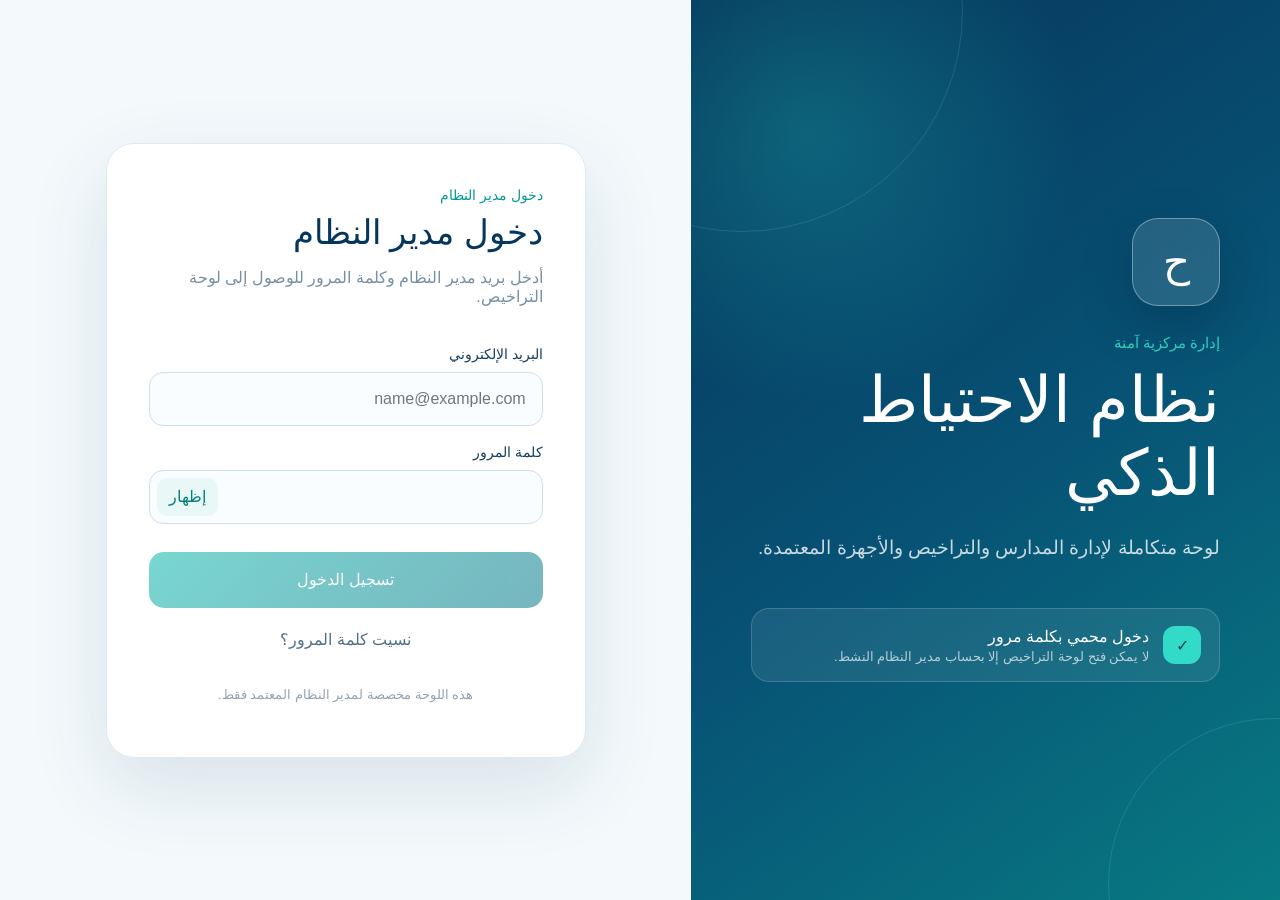
<file: index.html>
<!doctype html>
<html lang="ar" dir="rtl">
  <head>
    <meta charset="UTF-8" />
    <link rel="icon" type="image/svg+xml" href="./favicon.svg" />
    <meta name="viewport" content="width=device-width, initial-scale=1.0" />
    <meta name="referrer" content="no-referrer" />
    <meta http-equiv="Content-Security-Policy" content="default-src 'self'; connect-src 'self' https://eiqgpclfxfvhfczeugna.supabase.co; img-src 'self' data: https://eiqgpclfxfvhfczeugna.supabase.co; style-src 'self'; script-src 'self'; base-uri 'self'; form-action 'self'; frame-ancestors 'none'; object-src 'none'" />
    <title>مدير نظام الاحتياط الذكي</title>
    <script type="module" crossorigin src="./assets/index-CwW5p8N1.js?v=20260913-restore-3"></script>
    <script type="module" crossorigin src="./assets/delete-school-with-devices-patch.js?v=20260913-restore-3"></script>
    <link rel="stylesheet" crossorigin href="./assets/index-po7nMlJG.css?v=20260913-restore-3">
  </head>
  <body>
    <div id="root"></div>
  </body>
</html>
</file>
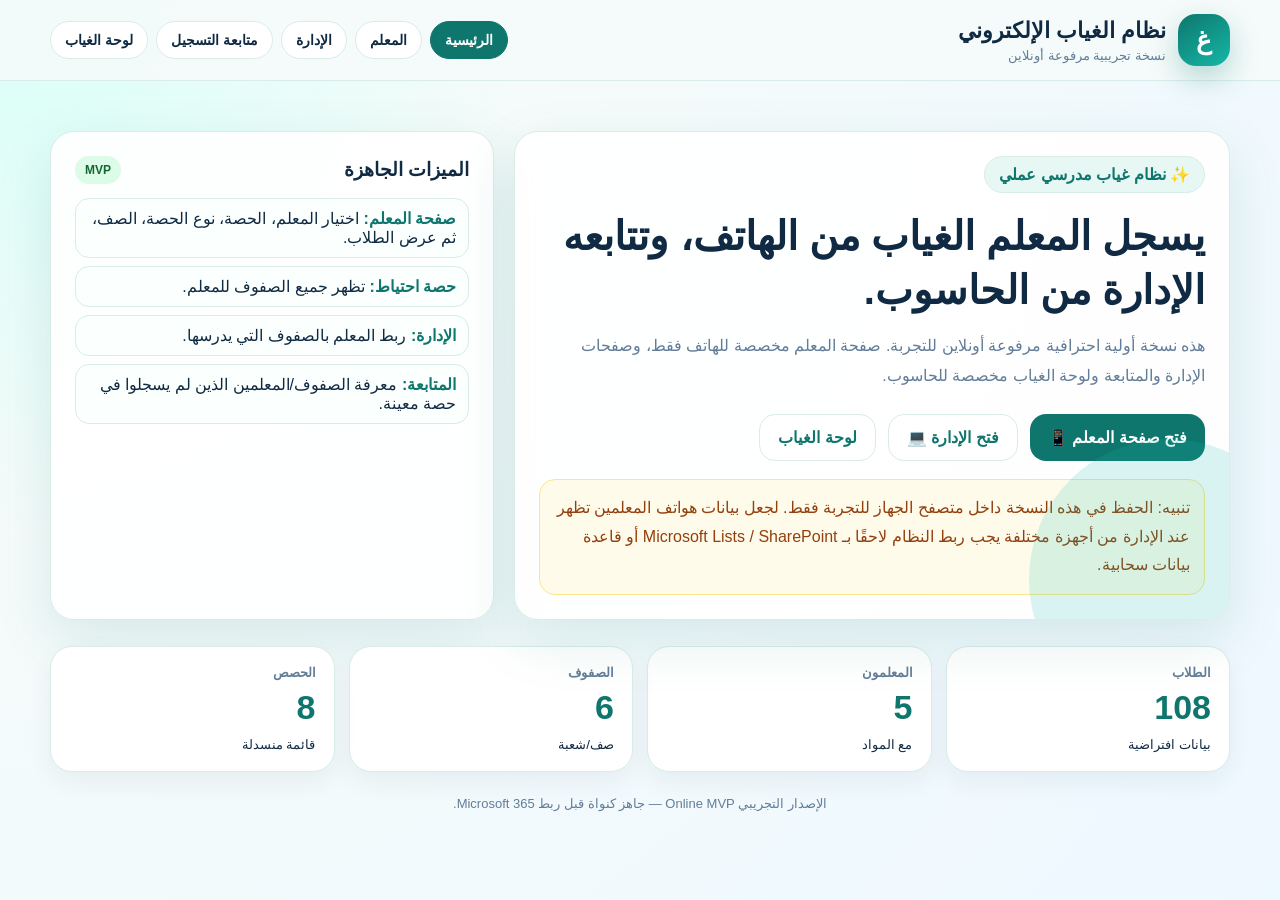
<file: attendance/index.html>
<!DOCTYPE html>
<html lang="ar" dir="rtl">
<head>
  <meta charset="UTF-8" />
  <meta name="viewport" content="width=device-width, initial-scale=1.0, viewport-fit=cover" />
  <meta name="theme-color" content="#0f766e" />
  <title>نظام الغياب الإلكتروني المدرسي</title>
  <style>
    :root{
      --bg:#f5fbfa;--panel:#ffffff;--ink:#102a43;--muted:#627d98;--primary:#0f766e;--primary2:#14b8a6;--accent:#f59e0b;--danger:#dc2626;--ok:#16a34a;--line:#d9ece8;--soft:#e6f7f4;--shadow:0 20px 55px rgba(15,118,110,.13);--radius:24px
    }
    *{box-sizing:border-box}body{margin:0;font-family:Tahoma,Arial,sans-serif;background:radial-gradient(circle at top left,#d9fff8 0,#f5fbfa 34%,#eef8ff 100%);color:var(--ink);min-height:100vh}.wrap{width:min(1180px,94vw);margin:auto}.topbar{position:sticky;top:0;z-index:20;background:rgba(245,251,250,.9);backdrop-filter:blur(16px);border-bottom:1px solid var(--line)}.topbar-inner{display:flex;align-items:center;justify-content:space-between;gap:18px;padding:14px 0}.brand{display:flex;align-items:center;gap:12px;text-decoration:none;color:inherit}.logo{width:52px;height:52px;border-radius:18px;background:linear-gradient(145deg,var(--primary),var(--primary2));display:grid;place-items:center;color:white;font-weight:900;font-size:26px;box-shadow:0 12px 30px rgba(15,118,110,.28)}h1,h2,h3,p{margin:0}.brand h1{font-size:22px}.brand p{font-size:13px;color:var(--muted);margin-top:4px}.nav{display:flex;gap:8px;flex-wrap:wrap}.nav a{color:var(--ink);text-decoration:none;border:1px solid var(--line);background:#fff;padding:10px 14px;border-radius:999px;font-weight:700;font-size:14px}.nav a.active,.nav a:hover{background:var(--primary);color:white;border-color:var(--primary)}.hero{display:grid;grid-template-columns:1.45fr .9fr;gap:20px;padding:26px 0}.card{background:rgba(255,255,255,.92);border:1px solid var(--line);border-radius:var(--radius);box-shadow:var(--shadow);padding:24px}.hero-card{position:relative;overflow:hidden}.hero-card:before{content:"";position:absolute;inset:auto -80px -100px auto;width:280px;height:280px;border-radius:50%;background:rgba(20,184,166,.16)}.eyebrow{display:inline-flex;gap:8px;align-items:center;background:var(--soft);color:var(--primary);border:1px solid var(--line);padding:8px 14px;border-radius:999px;font-weight:800}.hero h2{font-size:40px;line-height:1.35;margin-top:16px}.hero p{color:var(--muted);line-height:1.9;margin-top:14px;font-size:16px}.actions{display:flex;gap:12px;flex-wrap:wrap;margin-top:22px}.btn{border:0;background:var(--primary);color:#fff;border-radius:16px;padding:13px 18px;font-weight:900;cursor:pointer;text-decoration:none;display:inline-flex;align-items:center;justify-content:center;gap:8px;min-height:46px}.btn:hover{filter:brightness(.96)}.btn.secondary{background:#fff;color:var(--primary);border:1px solid var(--line)}.btn.soft{background:var(--soft);color:var(--primary)}.btn.warn{background:var(--accent)}.btn.danger{background:var(--danger)}.btn:disabled{opacity:.45;cursor:not-allowed}.grid{display:grid;grid-template-columns:repeat(4,1fr);gap:14px}.kpi{background:#fff;border:1px solid var(--line);border-radius:22px;padding:18px;box-shadow:0 10px 26px rgba(16,42,67,.06)}.kpi span{display:block;color:var(--muted);font-size:13px;font-weight:700}.kpi strong{display:block;font-size:34px;margin:8px 0;color:var(--primary)}.section-title{display:flex;justify-content:space-between;align-items:center;gap:12px;margin-bottom:14px}.badge{display:inline-flex;align-items:center;gap:6px;border-radius:999px;padding:7px 10px;font-size:12px;font-weight:900}.badge.info{background:#e0f2fe;color:#0369a1}.badge.ok{background:#dcfce7;color:#166534}.badge.soft{background:var(--soft);color:var(--primary)}.badge.danger{background:#fee2e2;color:#991b1b}.notice{background:#fffbeb;border:1px solid #fde68a;color:#92400e;padding:14px;border-radius:16px;line-height:1.8}.page{display:none;padding:24px 0 36px}.page.active{display:block}.desktop-grid{display:grid;grid-template-columns:320px 1fr;gap:18px}.panel{background:#fff;border:1px solid var(--line);border-radius:22px;padding:18px;box-shadow:0 10px 28px rgba(16,42,67,.06)}label{display:block;font-weight:900;margin-bottom:7px;color:#25435c}select,input{width:100%;border:1px solid var(--line);border-radius:15px;padding:13px 14px;font-size:15px;background:#fff;color:var(--ink)}.field{margin-bottom:12px}.table-wrap{overflow:auto;border:1px solid var(--line);border-radius:18px}table{width:100%;border-collapse:collapse;background:#fff;min-width:720px}th,td{text-align:right;padding:12px 13px;border-bottom:1px solid #edf4f3;white-space:nowrap}th{background:#f0faf8;color:#245a55;font-size:13px}tr:hover td{background:#fbfefd}.student-list{display:grid;gap:10px;margin-top:12px}.student-row{display:flex;align-items:center;justify-content:space-between;gap:12px;padding:13px;border:1px solid var(--line);border-radius:17px;background:#fff}.student-row small{color:var(--muted)}.student-row input{width:22px;height:22px}.alert{padding:13px;border-radius:16px;margin-top:12px;font-weight:800;line-height:1.8}.alert.ok{background:#dcfce7;color:#166534}.alert.error{background:#fee2e2;color:#991b1b}.empty{padding:24px;text-align:center;color:var(--muted);border:1px dashed var(--line);border-radius:18px;background:#fff}.mobile-shell{width:min(480px,100%);margin:auto;padding:12px 12px 110px}.phone-header{display:flex;align-items:center;justify-content:space-between;gap:12px;padding:14px 2px}.phone-brand{display:flex;align-items:center;gap:10px}.phone-logo{width:44px;height:44px;border-radius:16px;background:linear-gradient(145deg,var(--primary),var(--primary2));display:grid;place-items:center;color:#fff;font-weight:900}.phone-card{background:#fff;border:1px solid var(--line);border-radius:24px;padding:16px;margin-bottom:12px;box-shadow:0 12px 30px rgba(15,118,110,.09)}.phone-card h2{font-size:19px}.sticky-submit{position:fixed;bottom:0;left:0;right:0;padding:12px;background:rgba(245,251,250,.92);backdrop-filter:blur(14px);border-top:1px solid var(--line);display:none}.sticky-inner{width:min(480px,100%);margin:auto;display:grid;grid-template-columns:1fr 1fr;gap:10px}.device-blocker{display:none}.footer{padding:24px 0;color:var(--muted);text-align:center;font-size:13px}.route-title{font-size:28px;margin-bottom:8px}.route-sub{color:var(--muted);margin-bottom:18px;line-height:1.8}.link-chip{display:inline-block;margin:4px 3px;padding:8px 12px;background:#fff;border:1px solid var(--line);border-radius:999px;color:var(--primary);font-weight:900;text-decoration:none}.toolbar{display:flex;gap:10px;flex-wrap:wrap;margin:12px 0}.desktop-only-note,.mobile-only-note{display:none}.mini-list{display:grid;gap:8px}.mini-item{padding:10px 12px;border-radius:14px;border:1px solid var(--line);background:#fbfffe}.mini-item strong{color:var(--primary)}@media(max-width:780px){.wrap{width:min(100%,96vw)}.topbar{display:none}.hero{grid-template-columns:1fr;padding:12px}.hero h2{font-size:27px}.grid{grid-template-columns:1fr 1fr;padding:0 12px}.card{padding:18px}.page{padding:0}.desktop-grid{grid-template-columns:1fr}.admin-page .desktop-only-note,.followup-page .desktop-only-note,.dashboard-page .desktop-only-note{display:grid;place-items:center;min-height:100vh;padding:18px}.admin-page .desktop-content,.followup-page .desktop-content,.dashboard-page .desktop-content{display:none}.device-blocker{display:block;background:#fff;border:1px solid var(--line);border-radius:24px;padding:24px;text-align:center;box-shadow:var(--shadow)}.teacher-page .topbar{display:none}.teacher-page .sticky-submit{display:block}.teacher-page{background:linear-gradient(180deg,#ecfffb 0,#f5fbfa 100%)}}@media(min-width:781px){.teacher-page .mobile-only-note{display:grid;place-items:center;min-height:calc(100vh - 82px);padding:24px}.teacher-page .mobile-shell,.teacher-page .sticky-submit{display:none!important}.teacher-page .device-blocker{display:block;background:#fff;border:1px solid var(--line);border-radius:28px;padding:34px;text-align:center;box-shadow:var(--shadow);max-width:520px}.teacher-page .device-blocker .logo{margin:auto auto 14px}.desktop-content{display:block}.admin-page .desktop-only-note,.followup-page .desktop-only-note,.dashboard-page .desktop-only-note{display:none}}@media(max-width:520px){.grid{grid-template-columns:1fr}.hero{display:block}.actions .btn{width:100%}select,input,.btn{font-size:16px}.student-row{align-items:flex-start}.student-row input{margin-top:4px}.phone-card{border-radius:22px}}
  </style>
</head>
<body>
  <div class="topbar"><div class="wrap topbar-inner"><a class="brand" href="#home"><div class="logo">غ</div><div><h1>نظام الغياب الإلكتروني</h1><p>نسخة تجريبية مرفوعة أونلاين</p></div></a><nav class="nav"><a href="#home" data-link="home">الرئيسية</a><a href="#teacher" data-link="teacher">المعلم</a><a href="#admin" data-link="admin">الإدارة</a><a href="#followup" data-link="followup">متابعة التسجيل</a><a href="#dashboard" data-link="dashboard">لوحة الغياب</a></nav></div></div>

  <main id="home" class="page"><div class="wrap"><section class="hero"><div class="card hero-card"><span class="eyebrow">✨ نظام غياب مدرسي عملي</span><h2>يسجل المعلم الغياب من الهاتف، وتتابعه الإدارة من الحاسوب.</h2><p>هذه نسخة أولية احترافية مرفوعة أونلاين للتجربة. صفحة المعلم مخصصة للهاتف فقط، وصفحات الإدارة والمتابعة ولوحة الغياب مخصصة للحاسوب.</p><div class="actions"><a class="btn" href="#teacher">فتح صفحة المعلم 📱</a><a class="btn secondary" href="#admin">فتح الإدارة 💻</a><a class="btn secondary" href="#dashboard">لوحة الغياب</a></div><div class="notice" style="margin-top:18px">تنبيه: الحفظ في هذه النسخة داخل متصفح الجهاز للتجربة فقط. لجعل بيانات هواتف المعلمين تظهر عند الإدارة من أجهزة مختلفة يجب ربط النظام لاحقًا بـ Microsoft Lists / SharePoint أو قاعدة بيانات سحابية.</div></div><aside class="card"><div class="section-title"><h3>الميزات الجاهزة</h3><span class="badge ok">MVP</span></div><div class="mini-list"><div class="mini-item"><strong>صفحة المعلم:</strong> اختيار المعلم، الحصة، نوع الحصة، الصف، ثم عرض الطلاب.</div><div class="mini-item"><strong>حصة احتياط:</strong> تظهر جميع الصفوف للمعلم.</div><div class="mini-item"><strong>الإدارة:</strong> ربط المعلم بالصفوف التي يدرسها.</div><div class="mini-item"><strong>المتابعة:</strong> معرفة الصفوف/المعلمين الذين لم يسجلوا في حصة معينة.</div></div></aside></section><section class="grid"><div class="kpi"><span>الطلاب</span><strong id="kStudents">-</strong><small>بيانات افتراضية</small></div><div class="kpi"><span>المعلمون</span><strong id="kTeachers">-</strong><small>مع المواد</small></div><div class="kpi"><span>الصفوف</span><strong id="kClasses">-</strong><small>صف/شعبة</small></div><div class="kpi"><span>الحصص</span><strong id="kPeriods">-</strong><small>قائمة منسدلة</small></div></section><p class="footer">الإصدار التجريبي Online MVP — جاهز كنواة قبل ربط Microsoft 365.</p></div></main>

  <main id="teacher" class="page teacher-page"><div class="mobile-only-note"><div class="device-blocker"><div class="logo">غ</div><h2>صفحة المعلم مخصصة للهاتف 📱</h2><p class="route-sub">افتح هذا الرابط من الهاتف لتظهر واجهة تسجيل الغياب المناسبة للحصة.</p><a class="btn secondary" href="#home">العودة للرئيسية</a></div></div><div class="mobile-shell"><header class="phone-header"><div class="phone-brand"><div class="phone-logo">غ</div><div><h1 style="font-size:21px">تسجيل الغياب</h1><p style="color:var(--muted);font-size:12px">واجهة المعلم</p></div></div><span class="badge info">هاتف</span></header><section class="phone-card"><div class="section-title"><h2>بيانات الحصة</h2><span class="badge soft">تجريبي</span></div><div class="field"><label>اسم المعلم</label><select id="tTeacher"></select></div><div class="field"><label>الحصة</label><select id="tPeriod"></select></div><div class="field"><label>نوع الحصة</label><select id="tType"><option value="regular">حصة أساسية</option><option value="reserve">حصة احتياط</option></select></div><div class="field"><label>التاريخ</label><input id="tDate" type="date"></div><div class="field"><label>الصف والشعبة</label><select id="tClass"></select></div><button id="showStudents" class="btn" style="width:100%">عرض الطلاب</button><div id="reserveNote" class="notice" style="display:none;margin-top:10px">حصة احتياط: ستظهر جميع الصفوف والشعب.</div><div id="tMsg" style="display:none"></div></section><section class="phone-card"><div class="section-title"><h3>قائمة الطلاب</h3><span class="badge info" id="studentsCount">لم يتم العرض</span></div><div id="studentsList" class="student-list"><div class="empty">اختر الصف ثم اضغط عرض الطلاب.</div></div></section></div><div class="sticky-submit"><div class="sticky-inner"><button id="saveAbsence" class="btn" disabled>حفظ الغياب</button><button id="noAbsence" class="btn secondary" disabled>لا يوجد غياب</button></div></div></main>

  <main id="admin" class="page admin-page"><div class="desktop-only-note"><div class="device-blocker"><div class="logo">غ</div><h2>صفحة الإدارة مخصصة للحاسوب 💻</h2><p class="route-sub">افتحها من جهاز الحاسوب لإدارة الربط والبيانات بشكل أوضح.</p><a class="btn secondary" href="#home">العودة للرئيسية</a></div></div><div class="wrap desktop-content"><h2 class="route-title">صفحة الإدارة</h2><p class="route-sub">ربط المعلم بالصفوف التي يدرسها. هذا الربط يحدد الصفوف التي تظهر للمعلم في الحصة الأساسية.</p><section class="desktop-grid"><aside class="panel"><div class="field"><label>المعلم</label><select id="aTeacher"></select></div><div class="field"><label>الصف والشعبة</label><select id="aClass"></select></div><button class="btn" id="addLink" style="width:100%">إضافة الربط</button><button class="btn secondary" id="resetAll" style="width:100%;margin-top:10px">استعادة البيانات الافتراضية</button><div id="aMsg" style="display:none"></div></aside><section class="panel"><div class="section-title"><h3>ربط المعلمين بالصفوف</h3><span class="badge soft" id="linksCount">-</span></div><div class="table-wrap"><table><thead><tr><th>المعلم</th><th>المادة</th><th>الصف والشعبة</th><th>إجراء</th></tr></thead><tbody id="linksBody"></tbody></table></div></section></section></div></main>

  <main id="followup" class="page followup-page"><div class="desktop-only-note"><div class="device-blocker"><div class="logo">غ</div><h2>متابعة التسجيل للحاسوب فقط 💻</h2><p class="route-sub">هذه الصفحة مخصصة لأخصائي قواعد البيانات أو الإدارة.</p><a class="btn secondary" href="#home">العودة للرئيسية</a></div></div><div class="wrap desktop-content"><h2 class="route-title">متابعة من لم يسجل الغياب</h2><p class="route-sub">اختر التاريخ والحصة لمعرفة الصفوف التي تم تسجيلها، والصفوف التي لم تسجل بعد.</p><section class="panel"><div class="grid" style="grid-template-columns:repeat(3,1fr)"><div class="field"><label>التاريخ</label><input id="fDate" type="date"></div><div class="field"><label>الحصة</label><select id="fPeriod"></select></div><div class="field"><label>&nbsp;</label><button class="btn" id="refreshFollow" style="width:100%">عرض التقرير</button></div></div></section><section class="panel" style="margin-top:16px"><div class="section-title"><h3>حالة التسجيل</h3><span class="badge info" id="followMeta">-</span></div><div class="table-wrap"><table><thead><tr><th>الصف والشعبة</th><th>المعلم الأساسي</th><th>الحالة</th><th>نوع التسجيل</th><th>وقت الحفظ</th></tr></thead><tbody id="followBody"></tbody></table></div></section></div></main>

  <main id="dashboard" class="page dashboard-page"><div class="desktop-only-note"><div class="device-blocker"><div class="logo">غ</div><h2>لوحة الغياب للحاسوب فقط 💻</h2><p class="route-sub">افتحها من جهاز الحاسوب لمتابعة السجلات والتصدير.</p><a class="btn secondary" href="#home">العودة للرئيسية</a></div></div><div class="wrap desktop-content"><h2 class="route-title">لوحة الغياب اليومية</h2><p class="route-sub">عرض السجلات المحفوظة في المتصفح الحالي مع إمكانية تصديرها CSV.</p><section class="grid"><div class="kpi"><span>التسجيلات</span><strong id="dSubs">0</strong><small>صف/حصة</small></div><div class="kpi"><span>الغائبون</span><strong id="dAbs">0</strong><small>طالب</small></div><div class="kpi"><span>بدون غياب</span><strong id="dNoAbs">0</strong><small>تسجيل</small></div><div class="kpi"><span>احتياط</span><strong id="dReserve">0</strong><small>تسجيل</small></div></section><section class="panel" style="margin-top:16px"><div class="toolbar"><button class="btn" id="exportCsv">تصدير CSV</button><button class="btn danger" id="clearRecords">مسح سجلات التجربة</button></div><div class="table-wrap"><table><thead><tr><th>التاريخ</th><th>الحصة</th><th>الصف</th><th>المعلم</th><th>المادة</th><th>نوع الحصة</th><th>عدد الغائبين</th><th>الطلاب الغائبون</th><th>وقت الحفظ</th></tr></thead><tbody id="dashBody"></tbody></table></div></section></div></main>
<script>
const DEFAULT_DATA={periods:["الأولى","الثانية","الثالثة","الرابعة","الخامسة","السادسة","السابعة","الثامنة"],teachers:[{id:"t1",name:"ماجد الأغبري",subject:"تقنية المعلومات"},{id:"t2",name:"أحمد البلوشي",subject:"رياضيات"},{id:"t3",name:"خالد السيابي",subject:"لغة عربية"},{id:"t4",name:"سالم العوفي",subject:"علوم"},{id:"t5",name:"يوسف الشملي",subject:"تربية إسلامية"}],classes:["7/1","7/2","8/1","8/2","9/1","9/2"].map((className,i)=>({id:"c"+(i+1),className})),students:[],links:[{teacherId:"t1",className:"7/1"},{teacherId:"t1",className:"7/2"},{teacherId:"t2",className:"8/1"},{teacherId:"t2",className:"8/2"},{teacherId:"t3",className:"9/1"},{teacherId:"t4",className:"9/2"},{teacherId:"t5",className:"7/1"}]};
["7/1","7/2","8/1","8/2","9/1","9/2"].forEach((cls,ci)=>{for(let i=1;i<=18;i++){DEFAULT_DATA.students.push({id:`s-${ci+1}-${i}`,no:i,name:["محمد","أحمد","سالم","خالد","ناصر","علي","سعيد","مازن","راشد","بدر","حمود","عبدالله","ياسر","أنس","زياد","وليد","حمد","فيصل"][i-1]+" بن "+["سالم","ناصر","خالد","راشد","سعيد","حمد"][ci],className:cls,status:"نشط"})}});
const DATA_KEY="attendance_online_demo_data_v3", STORE_KEY="attendance_online_demo_store_v3";const $=s=>document.querySelector(s);const $$=s=>[...document.querySelectorAll(s)];const clone=o=>JSON.parse(JSON.stringify(o));function data(){let r=localStorage.getItem(DATA_KEY);if(r){try{return JSON.parse(r)}catch{}}localStorage.setItem(DATA_KEY,JSON.stringify(DEFAULT_DATA));return clone(DEFAULT_DATA)}function saveData(d){localStorage.setItem(DATA_KEY,JSON.stringify(d))}function store(){let r=localStorage.getItem(STORE_KEY);if(r){try{return JSON.parse(r)}catch{}}let s={submissions:[],absences:[]};localStorage.setItem(STORE_KEY,JSON.stringify(s));return s}function saveStore(s){localStorage.setItem(STORE_KEY,JSON.stringify(s))}function today(){let d=new Date();return `${d.getFullYear()}-${String(d.getMonth()+1).padStart(2,"0")}-${String(d.getDate()).padStart(2,"0")}`}function now(){return new Date().toLocaleString("ar-OM",{hour12:true})}function teacher(d,id){return d.teachers.find(t=>t.id===id)}function fill(sel,items,getVal=x=>x,getText=x=>x){sel.innerHTML=items.map(x=>`<option value="${getVal(x)}">${getText(x)}</option>`).join("")}function msg(el,text,type="ok"){el.className="alert "+type;el.innerHTML=text;el.style.display="block"}function teacherClasses(d,tid){return d.links.filter(l=>l.teacherId===tid).map(l=>l.className)}function studentsByClass(d,cls){return d.students.filter(s=>s.className===cls&&s.status==="نشط").sort((a,b)=>a.no-b.no)}function setBodyClass(route){document.body.className=route+"-page"}function renderRoute(){let route=(location.hash||"#home").slice(1);if(!["home","teacher","admin","followup","dashboard"].includes(route))route="home";$$(".page").forEach(p=>p.classList.toggle("active",p.id===route));$$(".nav a").forEach(a=>a.classList.toggle("active",a.dataset.link===route));setBodyClass(route);if(route==="home")initHome();if(route==="teacher")initTeacher();if(route==="admin")initAdmin();if(route==="followup")initFollowup();if(route==="dashboard")initDashboard()}window.addEventListener("hashchange",renderRoute);
function initHome(){let d=data();$("#kStudents").textContent=d.students.length;$("#kTeachers").textContent=d.teachers.length;$("#kClasses").textContent=d.classes.length;$("#kPeriods").textContent=d.periods.length}
function initTeacher(){let d=data();fill($("#tTeacher"),d.teachers,t=>t.id,t=>`${t.name} — ${t.subject}`);fill($("#tPeriod"),d.periods);$("#tDate").value=$("#tDate").value||today();function updateClasses(){let all=$("#tType").value==="reserve";let tid=$("#tTeacher").value;let cls=all?d.classes.map(c=>c.className):teacherClasses(d,tid);fill($("#tClass"),cls);$("#reserveNote").style.display=all?"block":"none";$("#studentsList").innerHTML='<div class="empty">اختر الصف ثم اضغط عرض الطلاب.</div>';$("#studentsCount").textContent="لم يتم العرض";$("#saveAbsence").disabled=true;$("#noAbsence").disabled=true}$("#tTeacher").onchange=updateClasses;$("#tType").onchange=updateClasses;updateClasses();$("#showStudents").onclick=()=>{let list=studentsByClass(d,$("#tClass").value);$("#studentsCount").textContent=list.length+" طالب";$("#studentsList").innerHTML=list.map(s=>`<label class="student-row"><span><strong>${s.no}. ${s.name}</strong><br><small>${s.className}</small></span><input type="checkbox" value="${s.id}"></label>`).join("")||'<div class="empty">لا يوجد طلاب في هذا الصف.</div>';$("#saveAbsence").disabled=false;$("#noAbsence").disabled=false};function save(noAbs=false){let d=data(),st=store(),tid=$("#tTeacher").value,t=teacher(d,tid),cls=$("#tClass").value,period=$("#tPeriod").value,date=$("#tDate").value,type=$("#tType").value;let checked=noAbs?[]:$$('#studentsList input:checked').map(x=>x.value);let sub={id:"sub-"+Date.now(),date,period,className:cls,teacherId:tid,teacherName:t.name,subject:t.subject,type:type==="reserve"?"احتياط":"أساسية",count:checked.length,createdAt:now()};st.submissions=st.submissions.filter(s=>!(s.date===date&&s.period===period&&s.className===cls));st.absences=st.absences.filter(a=>!(a.date===date&&a.period===period&&a.className===cls));let abs=checked.map(id=>{let stu=d.students.find(s=>s.id===id);return {id:"abs-"+Date.now()+Math.random(),submissionId:sub.id,date,period,className:cls,studentNo:stu.no,studentName:stu.name,teacherName:t.name,subject:t.subject,type:sub.type,createdAt:sub.createdAt}});st.submissions.push(sub);st.absences.push(...abs);saveStore(st);msg($("#tMsg"),noAbs?"تم حفظ الحالة: لا يوجد غياب ✅":"تم حفظ الغياب بنجاح ✅");initDashboard()}$("#saveAbsence").onclick=()=>save(false);$("#noAbsence").onclick=()=>save(true)}
function initAdmin(){let d=data();fill($("#aTeacher"),d.teachers,t=>t.id,t=>`${t.name} — ${t.subject}`);fill($("#aClass"),d.classes,c=>c.className,c=>c.className);function render(){d=data();$("#linksCount").textContent=d.links.length+" ربط";$("#linksBody").innerHTML=d.links.map((l,i)=>{let t=teacher(d,l.teacherId)||{};return `<tr><td>${t.name||"-"}</td><td>${t.subject||"-"}</td><td>${l.className}</td><td><button class="btn danger" data-del="${i}">حذف</button></td></tr>`}).join("")||'<tr><td colspan="4">لا توجد روابط.</td></tr>';$$('[data-del]').forEach(b=>b.onclick=()=>{d.links.splice(Number(b.dataset.del),1);saveData(d);render()})}render();$("#addLink").onclick=()=>{d=data();let tid=$("#aTeacher").value,cls=$("#aClass").value;if(d.links.some(l=>l.teacherId===tid&&l.className===cls)){msg($("#aMsg"),"هذا الربط موجود مسبقًا.","error");return}d.links.push({teacherId:tid,className:cls});saveData(d);msg($("#aMsg"),"تمت إضافة الربط ✅");render()};$("#resetAll").onclick=()=>{if(confirm("استعادة البيانات الافتراضية؟ سيتم حذف سجلات التجربة والربط المعدل.")){localStorage.removeItem(DATA_KEY);localStorage.removeItem(STORE_KEY);renderRoute()}}}
function initFollowup(){let d=data();$("#fDate").value=$("#fDate").value||today();fill($("#fPeriod"),d.periods);function render(){let d=data(),st=store(),date=$("#fDate").value,period=$("#fPeriod").value;let rows=d.classes.map(c=>{let sub=st.submissions.find(s=>s.date===date&&s.period===period&&s.className===c.className);let primary=d.links.filter(l=>l.className===c.className).map(l=>{let t=teacher(d,l.teacherId);return t?`${t.name} - ${t.subject}`:""}).filter(Boolean).join("، ")||"غير محدد";return {className:c.className,primary,sub}});$("#followMeta").textContent=`${rows.filter(r=>r.sub).length} مسجل / ${rows.length}`;$("#followBody").innerHTML=rows.map(r=>`<tr><td>${r.className}</td><td>${r.primary}</td><td>${r.sub?'<span class="badge ok">تم التسجيل</span>':'<span class="badge danger">لم يسجل</span>'}</td><td>${r.sub?r.sub.type:"-"}</td><td>${r.sub?r.sub.createdAt:"-"}</td></tr>`).join("")}$("#refreshFollow").onclick=render;render()}
function initDashboard(){let st=store();$("#dSubs").textContent=st.submissions.length;$("#dAbs").textContent=st.absences.length;$("#dNoAbs").textContent=st.submissions.filter(s=>s.count===0).length;$("#dReserve").textContent=st.submissions.filter(s=>s.type==="احتياط").length;$("#dashBody").innerHTML=st.submissions.slice().reverse().map(s=>{let names=st.absences.filter(a=>a.submissionId===s.id).map(a=>`${a.studentNo}. ${a.studentName}`).join("، ")||"لا يوجد غياب";return `<tr><td>${s.date}</td><td>${s.period}</td><td>${s.className}</td><td>${s.teacherName}</td><td>${s.subject}</td><td>${s.type}</td><td>${s.count}</td><td>${names}</td><td>${s.createdAt}</td></tr>`}).join("")||'<tr><td colspan="9">لا توجد سجلات حتى الآن.</td></tr>';$("#exportCsv").onclick=()=>{let header=["التاريخ","الحصة","الصف","المعلم","المادة","نوع الحصة","م","اسم الطالب","وقت الحفظ"];let rows=st.absences.map(a=>[a.date,a.period,a.className,a.teacherName,a.subject,a.type,a.studentNo,a.studentName,a.createdAt]);let csv=[header,...rows].map(r=>r.map(v=>'"'+String(v).replaceAll('"','""')+'"').join(",")).join("\n");let blob=new Blob(["\ufeff"+csv],{type:"text/csv;charset=utf-8"});let a=document.createElement("a");a.href=URL.createObjectURL(blob);a.download="كشف_الغياب.csv";a.click();URL.revokeObjectURL(a.href)};$("#clearRecords").onclick=()=>{if(confirm("مسح سجلات التجربة؟")){saveStore({submissions:[],absences:[]});initDashboard()}}}
renderRoute();
</script>
</body>
</html>
</file>
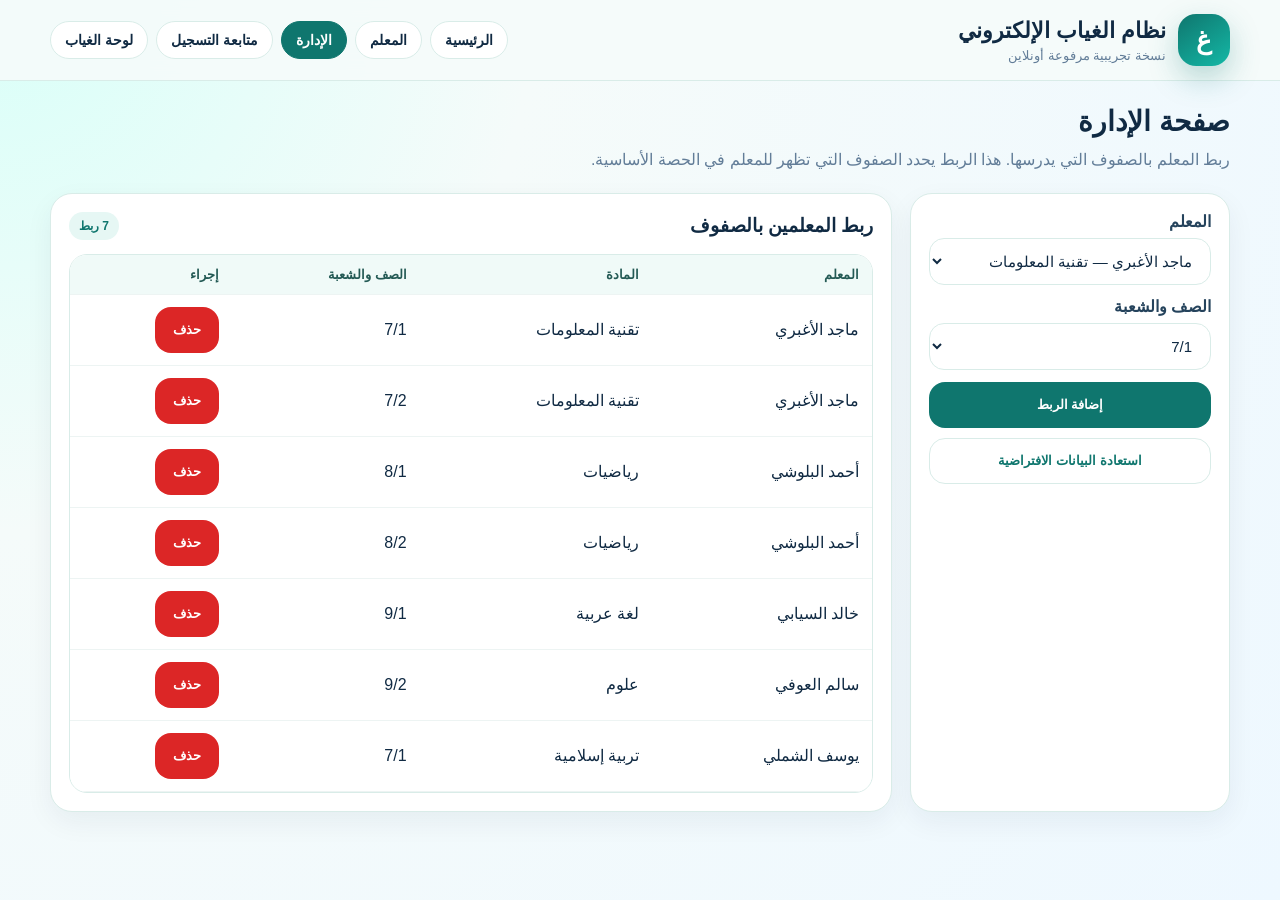
<file: attendance/admin.html>
<!DOCTYPE html><html lang="ar" dir="rtl"><head><meta charset="UTF-8"><meta name="viewport" content="width=device-width,initial-scale=1"><title>صفحة الإدارة</title><script>location.replace('./#admin');</script></head><body><a href="./#admin">فتح صفحة الإدارة</a></body></html>
</file>
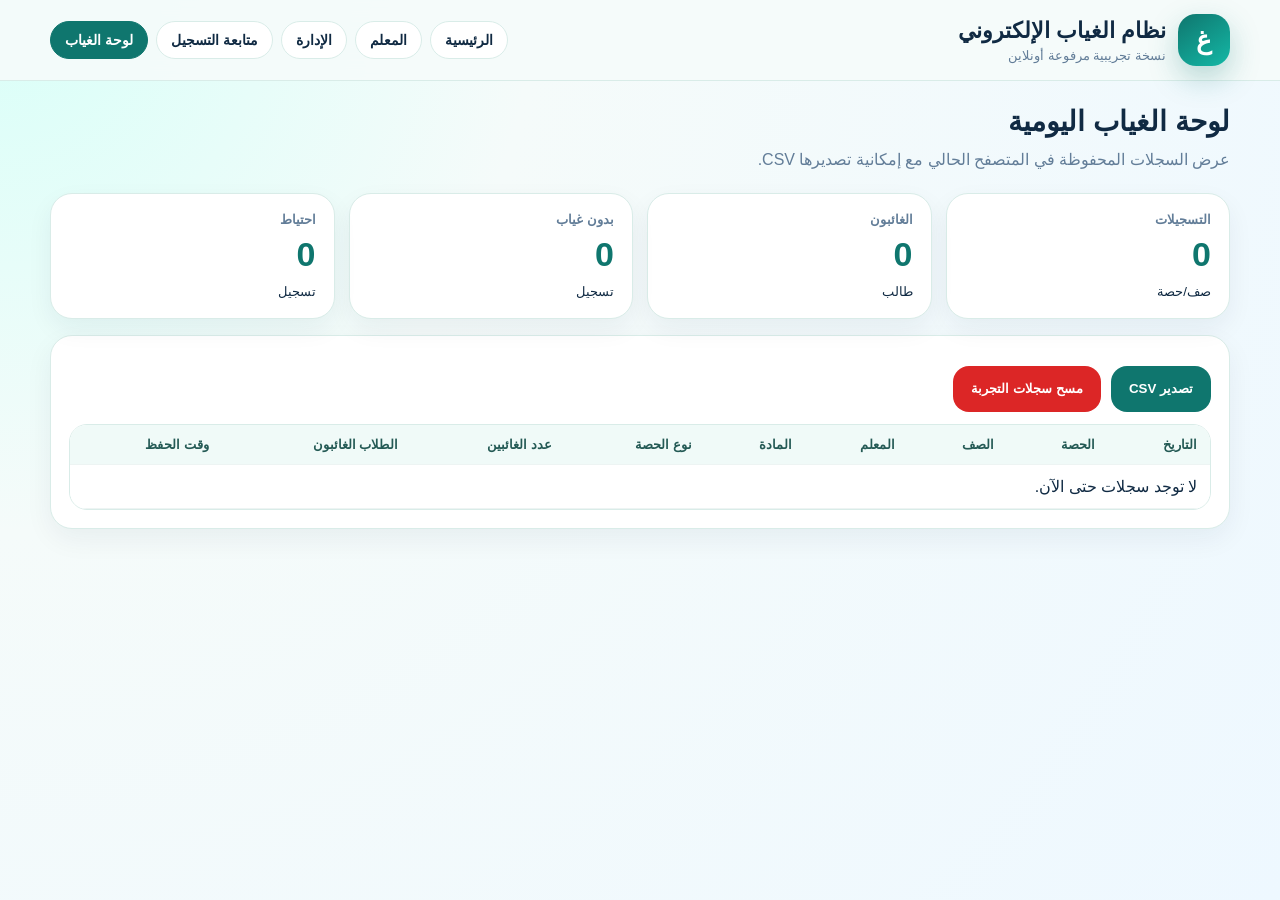
<file: attendance/dashboard.html>
<!DOCTYPE html><html lang="ar" dir="rtl"><head><meta charset="UTF-8"><meta name="viewport" content="width=device-width,initial-scale=1"><title>لوحة الغياب</title><script>location.replace('./#dashboard');</script></head><body><a href="./#dashboard">فتح لوحة الغياب</a></body></html>
</file>
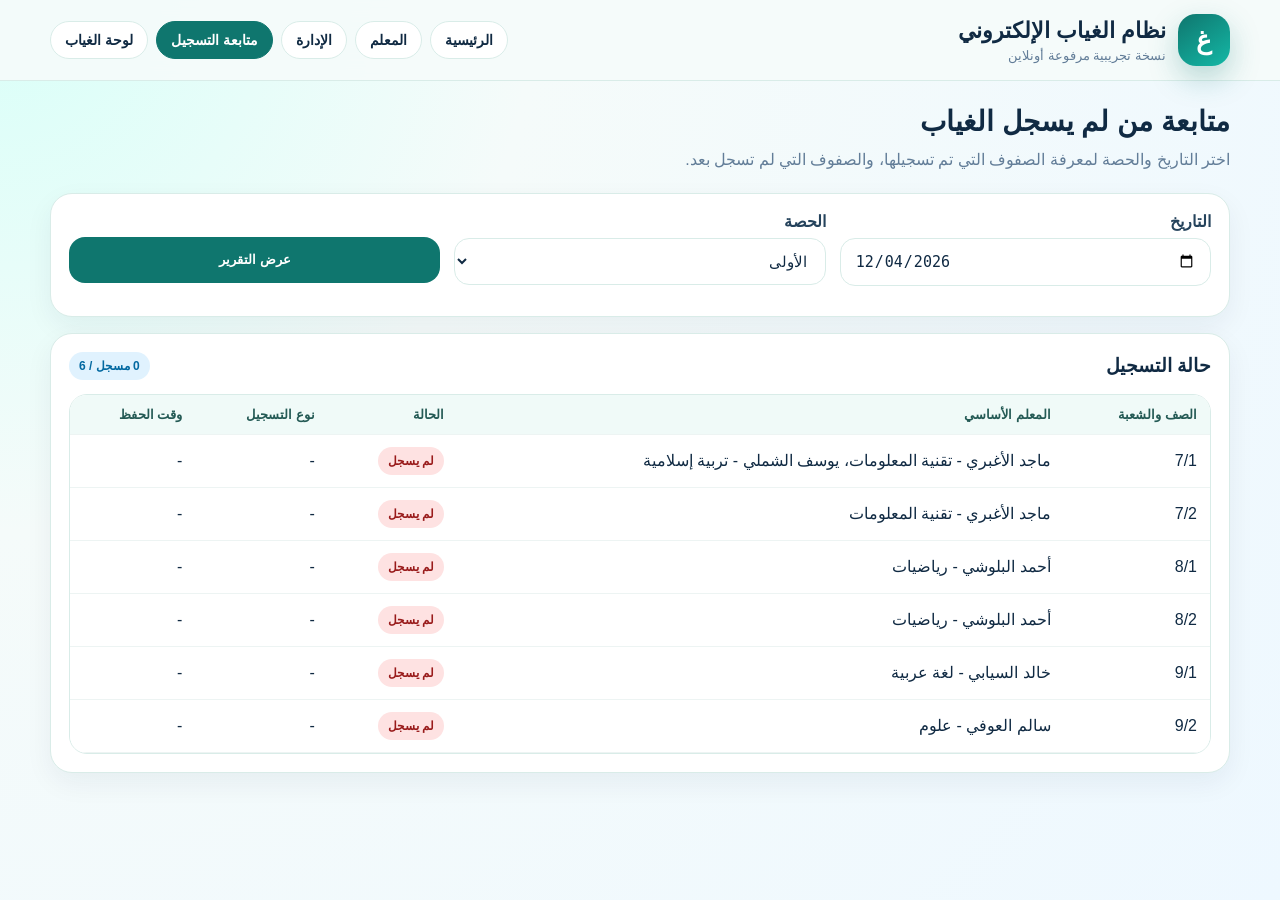
<file: attendance/followup.html>
<!DOCTYPE html><html lang="ar" dir="rtl"><head><meta charset="UTF-8"><meta name="viewport" content="width=device-width,initial-scale=1"><title>متابعة التسجيل</title><script>location.replace('./#followup');</script></head><body><a href="./#followup">فتح متابعة التسجيل</a></body></html>
</file>
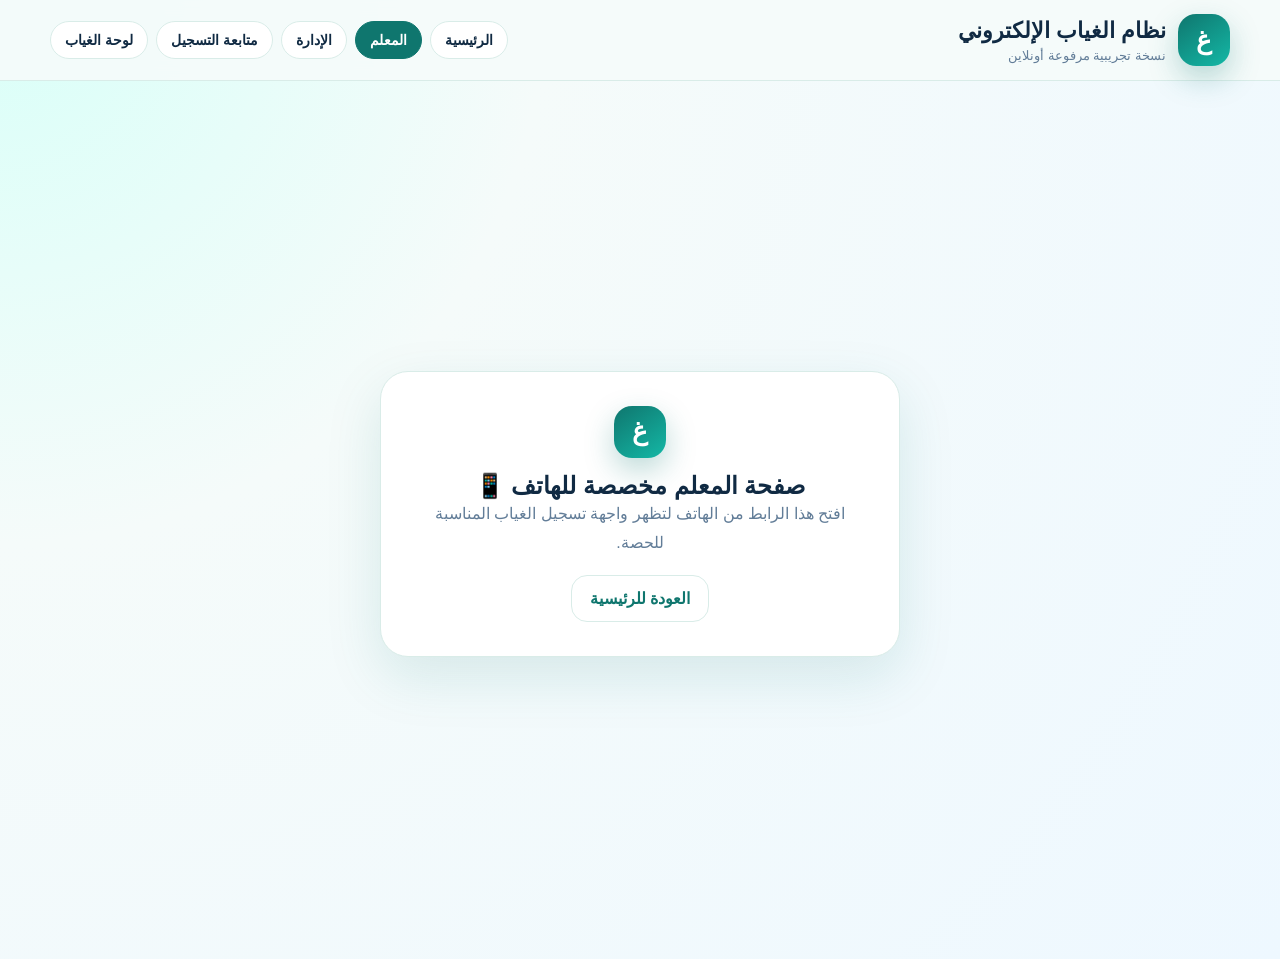
<file: attendance/teacher.html>
<!DOCTYPE html><html lang="ar" dir="rtl"><head><meta charset="UTF-8"><meta name="viewport" content="width=device-width,initial-scale=1"><title>صفحة المعلم</title><script>location.replace('./#teacher');</script></head><body><a href="./#teacher">فتح صفحة المعلم</a></body></html>
</file>
<file: assets/index-po7nMlJG.css>
:root{color:#173f5f;font-synthesis:none;text-rendering:optimizelegibility;-webkit-font-smoothing:antialiased;-moz-osx-font-smoothing:grayscale;background:#f4f9fc;font-family:Segoe UI,Tahoma,Arial,sans-serif}*{box-sizing:border-box}html{direction:rtl;min-width:320px;min-height:100%}body{min-width:320px;min-height:100vh;margin:0}button,input{font:inherit}button:focus-visible,input:focus-visible{outline-offset:2px;outline:3px solid #0ab5aa40}#root{min-height:100vh}.schools-page{color:#153f5d;background:#f1f7fa;min-height:100vh;padding:24px}.admin-topbar,.page-heading,.schools-card{max-width:1280px;margin:auto}.admin-topbar{background:#fff;border:1px solid #dce9ef;border-radius:20px;justify-content:space-between;align-items:center;padding:16px 20px;display:flex}.admin-brand,.admin-account,.school-cell,.table-actions{align-items:center;gap:12px;display:flex}.admin-logo{color:#fff;background:linear-gradient(135deg,#0ab5aa,#08738a);border-radius:14px;place-items:center;width:46px;height:46px;font-weight:900;display:grid}.admin-brand div{display:grid}.admin-brand small,.school-cell small{color:#8196a6}.admin-account button,.table-actions button,.secondary{color:#31566f;cursor:pointer;background:#fff;border:1px solid #d1e1e9;border-radius:11px;padding:10px 15px}.page-heading{justify-content:space-between;align-items:end;padding:36px 4px 24px;display:flex}.section-kicker{color:#089c94;font-weight:800}.page-heading h1{color:#07365d;margin:6px 0;font-size:38px}.page-heading p,.card-heading p{color:#7a91a4;margin:0}.primary-action{color:#fff;cursor:pointer;background:linear-gradient(135deg,#0ab5aa,#087a8b);border:0;border-radius:13px;padding:13px 20px;font-weight:800;box-shadow:0 12px 24px #088b8b2e}.primary-action:disabled{opacity:.55;cursor:not-allowed}.summary-grid{grid-template-columns:repeat(4,1fr);gap:14px;max-width:1280px;margin:0 auto 20px;display:grid}.summary-grid article{background:#fff;border:1px solid #dce9ef;border-radius:18px;gap:7px;padding:20px;display:grid}.summary-grid article span,.summary-grid article small{color:#7f95a5}.summary-grid article strong{color:#087f7b;font-size:30px}.schools-card{background:#fff;border:1px solid #dce9ef;border-radius:22px;overflow:hidden}.card-heading{justify-content:space-between;align-items:center;padding:22px;display:flex}.card-heading h2{color:#07365d;margin:0}.table-actions input{border:1px solid #d2e1e8;border-radius:11px;outline:none;width:290px;padding:11px 14px}.table-actions input:focus{border-color:#0aa79d;box-shadow:0 0 0 3px #0aa79d1a}.table-wrap{overflow-x:auto}table{border-collapse:collapse;text-align:right;width:100%}th{color:#5f7b90;background:#f5fafc;padding:14px 18px;font-size:13px}td{color:#34566e;border-top:1px solid #e4eef2;padding:15px 18px}tbody tr:hover{background:#fbfdfe}.school-cell img,.school-cell>span{object-fit:contain;color:#078b83;background:#f1f8f9;border:1px solid #dce9ef;border-radius:12px;place-items:center;width:44px;height:44px;font-weight:900;display:grid}.school-cell div{gap:2px;display:grid}.school-cell strong{color:#123e5d}.status-badge{border-radius:999px;padding:6px 11px;font-size:12px;font-weight:800;display:inline-block}.status-active{color:#087456;background:#e6f7ef}.status-suspended,.status-expired{color:#9a6410;background:#fff3da}.status-revoked,.status-archived{color:#9f3b35;background:#ffebe9}.empty-state{color:#8096a7;place-content:center;justify-items:center;gap:7px;min-height:230px;display:grid}.dashboard-error{color:#a33730;background:#fff3f2;border:1px solid #ffd0cc;border-radius:12px;margin:14px 0;padding:12px 14px}.modal-layer{z-index:20;-webkit-backdrop-filter:blur(7px);backdrop-filter:blur(7px);background:#0323379e;place-items:center;padding:22px;display:grid;position:fixed;inset:0;overflow-y:auto}.school-modal,.activation-modal{background:#fff;border-radius:24px;width:min(850px,100%);padding:28px;box-shadow:0 30px 90px #00192d4d}.modal-heading{justify-content:space-between;gap:20px;margin-bottom:22px;display:flex}.modal-heading h2,.activation-modal h2{color:#07365d;margin:5px 0}.modal-heading p,.activation-modal p{color:#7b91a3;margin:0}.modal-heading>button{cursor:pointer;background:#fff;border:1px solid #d9e7ed;border-radius:12px;width:40px;height:40px;font-size:24px}.form-grid{grid-template-columns:repeat(2,1fr);gap:16px;display:grid}.form-grid>label{color:#254c67;gap:7px;font-size:14px;font-weight:700;display:grid}.wide{grid-column:1/-1}.form-grid input,.form-grid select{background:#fbfdfe;border:1px solid #cedfe8;border-radius:12px;outline:none;width:100%;height:48px;padding:0 13px}.form-grid input:focus,.form-grid select:focus{border-color:#0aa79d;box-shadow:0 0 0 3px #0aa79d1a}fieldset{border:1px solid #d9e7ed;border-radius:14px;margin:0;padding:13px}legend{color:#254c67;padding:0 7px;font-weight:700}.grade-options{grid-template-columns:repeat(12,1fr);gap:7px;display:grid}.grade-options label{cursor:pointer}.grade-options input{opacity:0;position:absolute}.grade-options span{background:#fff;border:1px solid #d5e4ea;border-radius:10px;place-items:center;height:38px;display:grid}.grade-options .selected span{color:#08756f;background:#e9f8f6;border-color:#08a298;font-weight:900}.logo-upload>input{height:auto;padding:10px}.logo-upload>div{color:#8196a6;background:#f8fbfd;border:1px dashed #bcd3dd;border-radius:12px;place-items:center;min-height:85px;display:grid}.logo-upload img{object-fit:contain;max-width:150px;max-height:75px}.modal-actions{justify-content:flex-end;gap:10px;margin-top:22px;display:flex}.activation-modal{text-align:center;width:min(610px,100%)}.success-circle{color:#fff;background:#12a77c;border-radius:50%;place-items:center;width:62px;height:62px;margin:0 auto 15px;font-size:30px;display:grid}.activation-code{color:#07365d;letter-spacing:1px;background:#edfafa;border:2px dashed #0aa79d;border-radius:15px;margin:22px 0;padding:18px;font:800 23px/1.3 Consolas,monospace}.license-facts{flex-wrap:wrap;justify-content:center;gap:9px;display:flex}.license-facts span{color:#5c788c;background:#f3f8fa;border-radius:10px;padding:8px 11px;font-size:13px}.activation-modal .modal-actions{justify-content:center}@media (width<=900px){.summary-grid{grid-template-columns:repeat(2,1fr)}.page-heading,.card-heading{flex-direction:column;align-items:stretch;gap:15px}.table-actions{flex-direction:column;align-items:stretch}.table-actions input{width:100%}.grade-options{grid-template-columns:repeat(6,1fr)}}@media (width<=600px){.schools-page{padding:12px}.admin-topbar,.admin-account{flex-direction:column;align-items:stretch}.summary-grid,.form-grid{grid-template-columns:1fr}.wide{grid-column:auto}.modal-layer{padding:10px}.school-modal{padding:20px}.summary-grid{grid-template-columns:1fr 1fr}.summary-grid article{padding:14px}}.credentials-layer{z-index:1200}.credentials-facts{text-align:right;grid-template-columns:1fr}.credentials-facts span{overflow-wrap:anywhere}.credentials-rotate-action{z-index:1150;color:#fff;cursor:pointer;background:#087f7b;border:0;border-radius:14px;padding:.9rem 1.25rem;font-weight:700;position:fixed;bottom:2rem;left:3rem}.stamp-management{color:#254c67;gap:8px;font-weight:700;display:grid}.stamp-management>div{min-height:120px}.stamp-management img{max-height:105px}.logo-upload>div{min-height:150px}.logo-upload img{object-fit:contain;width:auto;max-width:280px;max-height:135px}.row-action{color:#087a75;cursor:pointer;background:#edfaf9;border:1px solid #9ed9d5;border-radius:10px;padding:8px 13px;font-weight:800}.actions-modal{background:#fff;border-radius:24px;width:min(720px,100%);max-height:min(900px,92vh);padding:28px;overflow-y:auto;box-shadow:0 30px 90px #00192d4d}.devices-panel{background:#f8fbfd;border:1px solid #d9e9ee;border-radius:16px;margin-bottom:18px;padding:16px}.devices-heading{justify-content:space-between;align-items:center;gap:16px;margin-bottom:12px;display:flex}.devices-heading h3,.devices-heading p{margin:0}.devices-heading p,.devices-list article div span,.devices-list article div small{color:#7890a3;margin-top:4px;font-size:12px;display:block}.devices-heading>strong{color:#087a75;font-size:18px}.devices-list{gap:9px;display:grid}.devices-list article{background:#fff;border:1px solid #d7e6ec;border-radius:12px;grid-template-columns:minmax(0,1fr) auto auto;align-items:center;gap:12px;padding:12px;display:grid}.devices-list article.device-released{opacity:.62}.device-status{color:#087a75;background:#e7f7f5;border-radius:999px;padding:5px 9px;font-size:12px;font-weight:800}.device-released .device-status{color:#667b89;background:#edf1f3}.devices-list article>button{color:#9b3c35;cursor:pointer;background:#fff7f6;border:1px solid #e7aaa4;border-radius:9px;padding:8px 10px;font-weight:800}.devices-list article>button:disabled{cursor:wait;opacity:.55}.devices-empty{color:#7890a3;text-align:center;background:#fff;border-radius:10px;padding:14px}.lifecycle-actions{grid-template-columns:repeat(2,1fr);gap:12px;display:grid}.lifecycle-actions button{color:#17445f;text-align:right;cursor:pointer;background:#f8fbfd;border:1px solid #d7e6ec;border-radius:15px;align-content:center;gap:6px;min-height:96px;padding:16px;display:grid}.lifecycle-actions button:hover:not(:disabled){background:#eefaf9;border-color:#0aa79d}.lifecycle-actions button span{color:#7890a3;font-size:12px;line-height:1.6}.lifecycle-actions button:disabled{cursor:not-allowed;opacity:.45}.lifecycle-actions .danger-soft{color:#9b3c35;background:#fff7f6;border-color:#f2cbc7}.lifecycle-actions .danger{color:#fff;background:#b6453d;border-color:#e7aaa4}.lifecycle-actions .danger span{color:#ffffffc2}@media (width<=620px){.lifecycle-actions{grid-template-columns:1fr}.devices-list article{grid-template-columns:1fr auto}.devices-list article>button{grid-column:1/-1}}.auth-page{background:#f4f9fc;grid-template-columns:minmax(420px,46%) 1fr;min-height:100vh;display:grid}.brand-panel{color:#fff;background:radial-gradient(circle at 20% 15%,#23d3c440,#0000 30%),linear-gradient(145deg,#06355a 0%,#075275 52%,#087a82 100%);justify-content:center;align-items:center;padding:60px;display:flex;position:relative;overflow:hidden}.brand-panel:before,.brand-panel:after{content:"";border:1px solid #ffffff1c;border-radius:50%;position:absolute}.brand-panel:before{width:440px;height:440px;top:-210px;left:-170px}.brand-panel:after{width:330px;height:330px;bottom:-150px;right:-160px}.brand-content{z-index:1;width:min(520px,100%);position:relative}.brand-mark{-webkit-backdrop-filter:blur(12px);backdrop-filter:blur(12px);background:#ffffff1f;border:1px solid #ffffff59;border-radius:26px;place-items:center;width:88px;height:88px;margin-bottom:28px;display:grid;box-shadow:0 20px 50px #00142840}.brand-mark span{font-size:42px;font-weight:800}.brand-kicker,.eyebrow{color:#31d4c3;font-size:15px;font-weight:800;display:inline-block}.brand-content h1{color:#fff;margin:12px 0 18px;font-size:clamp(40px,5vw,64px);line-height:1.15}.brand-content>p{color:#ffffffc7;max-width:470px;font-size:19px;line-height:1.9}.security-note{background:#ffffff14;border:1px solid #ffffff29;border-radius:18px;align-items:center;gap:14px;margin-top:42px;padding:17px 18px;display:flex}.security-icon{color:#063f53;background:#32dbc8;border-radius:12px;flex:none;place-items:center;width:38px;height:38px;font-weight:900;display:grid}.security-note div{gap:3px;display:grid}.security-note small{color:#ffffffad}.login-panel{justify-content:center;align-items:center;padding:48px;display:flex}.login-card{background:#fff;border:1px solid #dceaf1;border-radius:28px;width:min(480px,100%);padding:42px;box-shadow:0 28px 80px #0f405b1f}.login-heading span{color:#079b94;font-size:14px;font-weight:800}.login-heading h2{color:#07365d;margin:8px 0;font-size:34px}.login-heading p{color:#7890a5;margin-bottom:32px}.login-card form{gap:10px;display:grid}.login-card label{color:#173f5f;margin-top:8px;font-size:14px;font-weight:800}.login-card input{color:#123b5b;background:#fafdff;border:1px solid #cedfe8;border-radius:14px;outline:none;width:100%;height:54px;padding:0 16px;transition:all .2s}.login-card input:focus{background:#fff;border-color:#0ca49b;box-shadow:0 0 0 4px #0ca49b1c}.password-field{position:relative}.password-field input{padding-left:76px}.password-toggle{color:#087f7b;cursor:pointer;background:#e9f8f6;border:0;border-radius:10px;height:38px;padding:0 12px;position:absolute;top:8px;left:8px}.error-message{color:#a33730;background:#fff3f2;border:1px solid #ffd0cc;border-radius:13px;align-items:flex-start;gap:10px;margin-top:10px;padding:13px;display:flex}.success-message{color:#08776c;background:#effbf8;border:1px solid #a7e3d9;border-radius:13px;align-items:flex-start;gap:10px;margin-top:10px;padding:13px;display:flex}.success-message span{color:#fff;background:#079b84;border-radius:50%;flex:none;place-items:center;width:22px;height:22px;font-weight:900;display:grid}.success-message p{margin:0;font-size:14px;line-height:1.6}.error-message span{color:#fff;background:#d75048;border-radius:50%;flex:none;place-items:center;width:22px;height:22px;font-weight:900;display:grid}.error-message p{margin:0;font-size:14px;line-height:1.6}.login-button{color:#fff;cursor:pointer;background:linear-gradient(135deg,#0ab5aa,#087a8b);border:0;border-radius:15px;height:56px;margin-top:18px;font-size:16px;font-weight:800;box-shadow:0 14px 30px #088b8b38}.login-button:disabled{cursor:not-allowed;opacity:.55;box-shadow:none}.login-footer{color:#91a3b2;text-align:center;margin-top:25px;font-size:13px}.loading-screen{color:#547186;background:#f4f9fc;place-content:center;justify-items:center;gap:18px;min-height:100vh;display:grid}.loading-spinner{border:4px solid #d8eeef;border-top-color:#0aa79d;border-radius:50%;width:46px;height:46px;animation:.8s linear infinite spin}.dashboard-preview{background:#f1f7fa;min-height:100vh;padding:28px}.dashboard-header{background:#fff;border:1px solid #dce9ef;border-radius:20px;justify-content:space-between;align-items:center;max-width:1200px;margin:auto;padding:18px 22px;display:flex}.brand-inline{align-items:center;gap:12px;display:flex}.brand-icon{color:#fff;background:linear-gradient(135deg,#0ab5aa,#086b87);border-radius:14px;place-items:center;width:46px;height:46px;font-weight:900;display:grid}.brand-inline div:last-child{gap:2px;display:grid}.brand-inline strong{color:#07365d}.brand-inline span{color:#7c94a6;font-size:12px}.logout-button{color:#34566e;cursor:pointer;background:#fff;border:1px solid #d1e0e8;border-radius:12px;padding:11px 18px}.welcome-card{background:#fff;border:1px solid #dce9ef;border-radius:24px;max-width:1200px;margin:26px auto;padding:42px}.welcome-card h1{color:#07365d;margin:10px 0;font-size:38px}.welcome-card>p{color:#7890a5;line-height:1.8}.status-grid{grid-template-columns:repeat(3,1fr);gap:16px;margin-top:32px;display:grid}.status-grid article{background:#f8fbfd;border:1px solid #dfebf0;border-radius:16px;gap:8px;padding:20px;display:grid}.status-grid span{color:#8196a6;font-size:13px}.status-grid strong{color:#17445f}.success-text{color:#078d6d!important}@keyframes spin{to{transform:rotate(360deg)}}@media (width<=850px){.auth-page{grid-template-columns:1fr}.brand-panel{padding:42px 24px}.brand-content h1{font-size:38px}.login-panel{padding:24px 16px 42px}.login-card{padding:28px 22px}.status-grid{grid-template-columns:1fr}}.mfa-qr{background:#f8fcfd;border:1px solid #dceaf1;border-radius:18px;justify-items:center;gap:10px;margin:2px 0 14px;padding:18px;display:grid}.mfa-qr img{border-radius:10px;width:min(230px,100%)}.mfa-qr small{color:#a0524d;text-align:center}.otp-input{text-align:center;letter-spacing:.6em;direction:ltr;font-size:22px;font-weight:800}.secondary-auth-button{color:#527086;cursor:pointer;background:0 0;border:0;height:44px}
</file>
